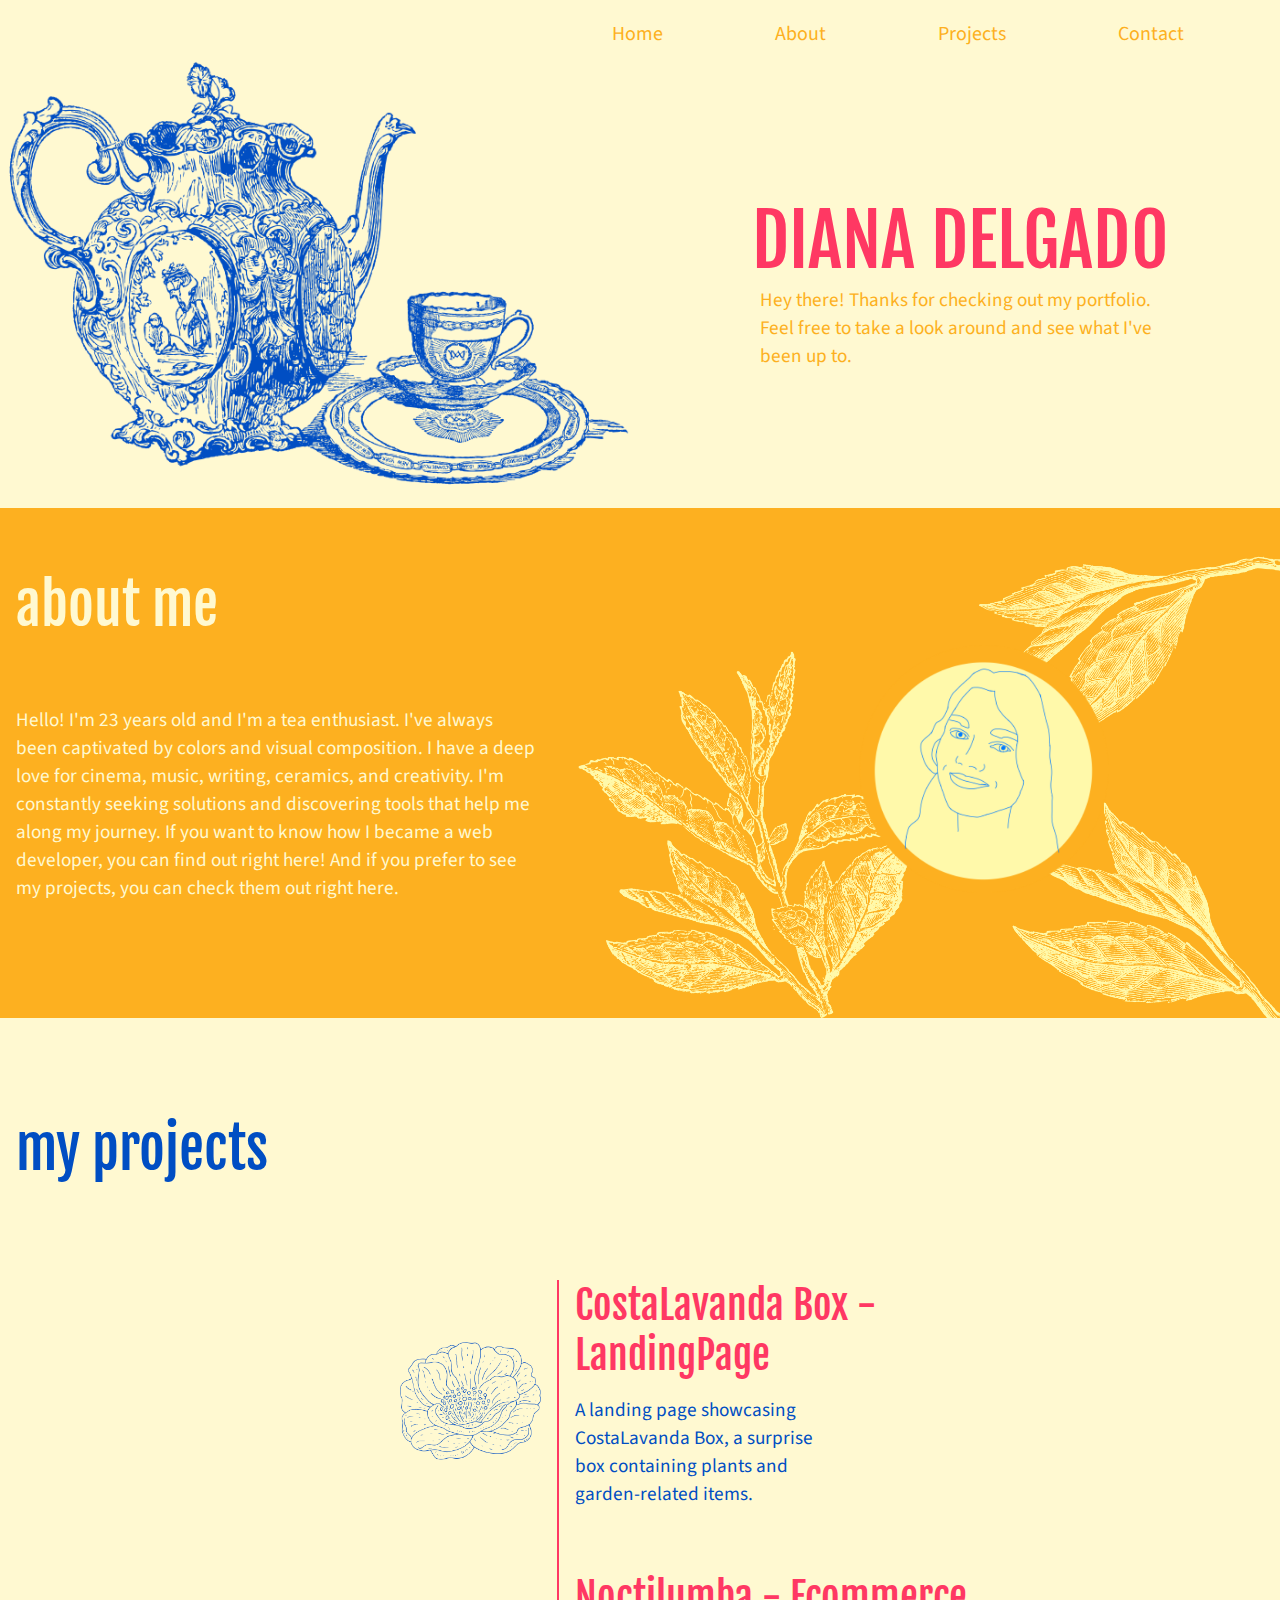
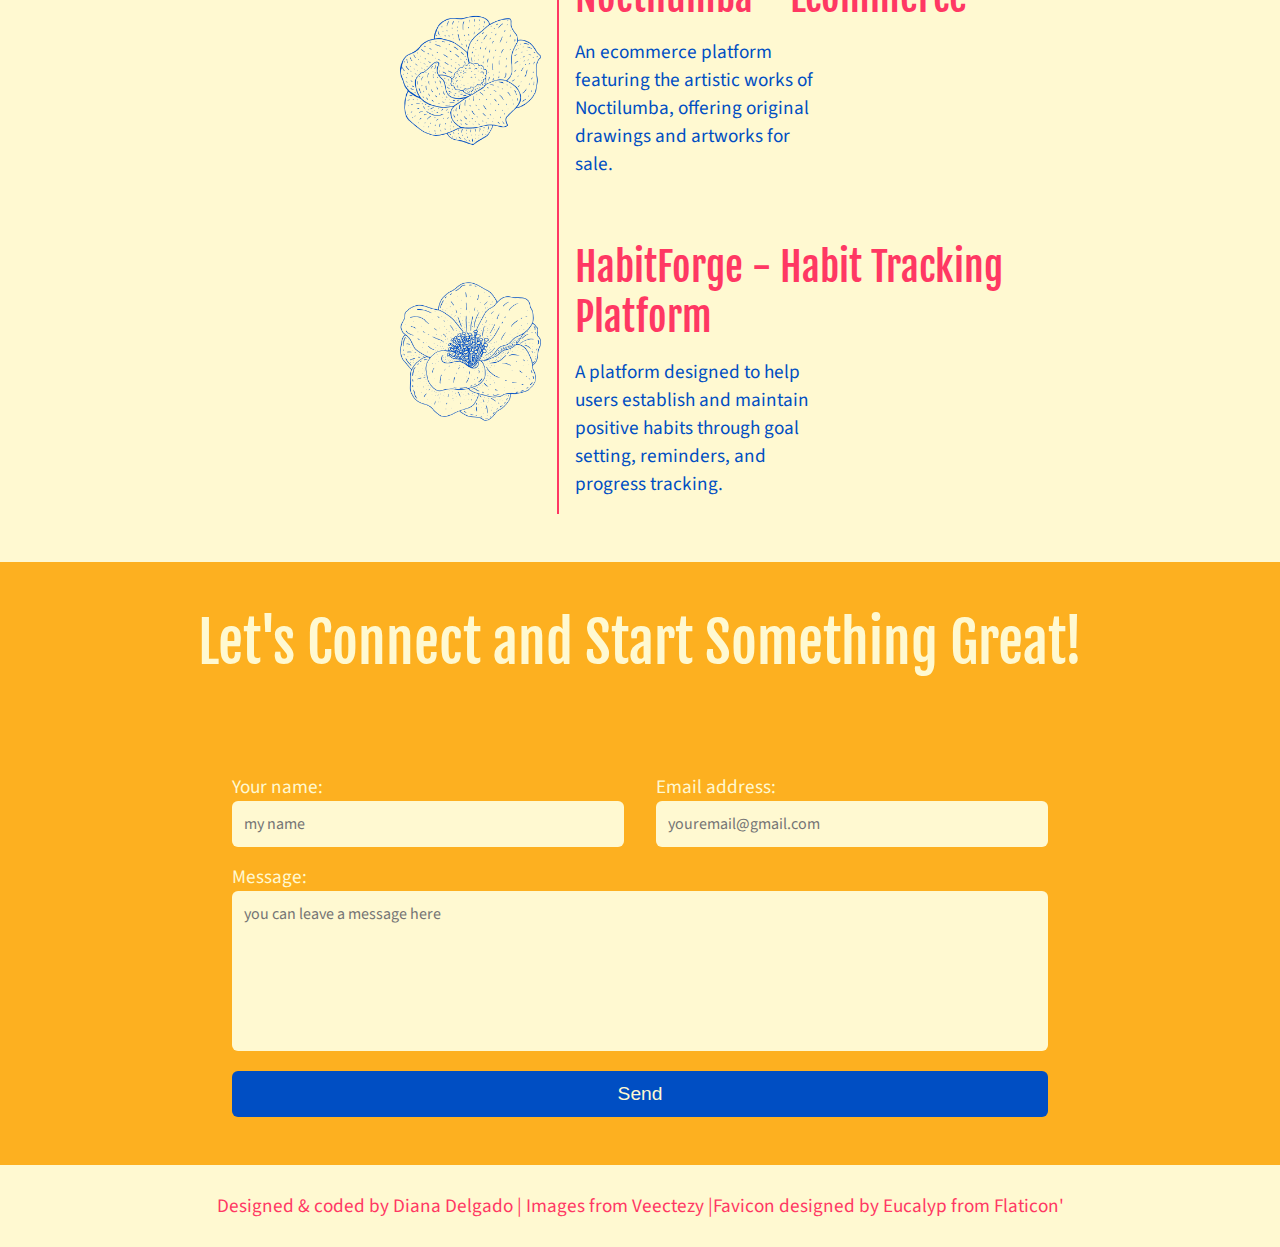
<file: index.html>
<!DOCTYPE html>
<html lang="en">
<head>
    <meta charset="UTF-8">
    <meta name="viewport" content="width=device-width, initial-scale=1.0">
    <link rel="stylesheet" href="styles.css">
    <link rel="icon" href="images/tea-favicon.png" type="image/x-icon">
    <title>Diana Delgado</title>   
    <link rel="stylesheet" href="https://cdn.jsdelivr.net/npm/bootstrap-icons@1.11.3/font/bootstrap-icons.min.css">
    <link rel="preconnect" href="https://fonts.googleapis.com">
    <link rel="preconnect" href="https://fonts.gstatic.com" crossorigin>
    <link href="https://fonts.googleapis.com/css2?family=Yellowtail&display=swap" rel="stylesheet">
    <link href="https://fonts.googleapis.com/css2?family=Fjalla+One&family=Yellowtail&display=swap" rel="stylesheet">
    <link href="https://fonts.googleapis.com/css2?family=Fjalla+One&family=Source+Sans+3:ital,wght@0,200..900;1,200..900&family=Yellowtail&display=swap" rel="stylesheet">
    
</head>
<body>
    <!--Header-->
    <header id="header">
        <button class="open-menu" id="open"><i class="bi bi-list"></i></button>
        <nav class="nav" id="nav">
            <button class="close-menu" id="close"><i class="bi bi-x"></i></button>
            <ul class="nav-list">
                <li><a href="#home-section">Home</a></li>
                <li><a href="#about-section">About</a></li>
                <li><a href="#project-section">Projects</a></li>
                <li><a href="#contact-section">Contact</a></li>
            </ul>
        </nav>
    </header>
    <!--Home-->
    <section id="home-section">
        <!--Image-->
        <div id="container-home-left">
            <img src="images/teapot-and-cup.png" alt="Teapot and cup drawing">
        </div>
        <!--Name and introduction-->
        <div id="container-home-right">
            <a href="#">
                <h1>DIANA DELGADO</h1>
            </a>
            <p>Hey there! Thanks for checking out my portfolio. Feel free to take a look around and see what I've been up to. </p>
            </a>
        </div>
    </section>
    <!--About me-->
    <section id="about-section" >
        <!--description-->
        <div id="container-about-left"> 
            <h2>about me</h2> 
            <!--small icon-->
            <img src="images/icon-responsive.png" id="small-icon-aboutme" alt="Icon about me Diana Delgado">
            <p>Hello! I'm 23 years old and I'm a tea enthusiast. I've always been captivated by colors and visual composition. I have a deep love for cinema, music, writing, ceramics, and creativity. I'm constantly seeking solutions and discovering tools that help me along my journey. If you want to know how I became a web developer, you can find out <a href="about-me.html"> right here!</a>  And if you prefer to see my projects, you can check them out <a href="#projects"> right here.</a> </p>
        </div>               
        <!--Icon-->
        <div id="container-about-right"> 
            <!--Big and medium icon-->
            <a href="about-me.html">
                <img src="images/icon-about-me.png" id="big-icon-aboutme" alt="Icon about me Diana Delgado">
                <img src="images/icon-responsive.png" id="medium-icon-aboutme" alt="Icon about me Diana Delgado">
            </a>
            
        </div>
    </section>
    <!--Projects-->
    <section id="project-section" >
        <div id="container-title"> 
            <h2>my projects</h2>
        </div>
        <div id="container-project">
            <!--Project 1-->
            <div class="project">
                <a href="#">
                    <img src="images/camelliaall.png" alt="flower icon" class="image-project">
                </a>
                <div class="project-details">
                    <a href="#">
                        <h3 class="project-title">CostaLavanda Box - LandingPage</h3>
                    </a>
                    <p class="project-description">A landing page showcasing CostaLavanda Box, a surprise box containing plants and garden-related items.</p>
                </div>
            </div>
            <!--Project 2-->
            <div class="project">
                <a href="#">
                    <img src="images/camelliaall-1.png" alt="flower icon 2" class="image-project">
                </a>
                <div class="project-details">
                    <a href="#">
                        <h3 class="project-title">Noctilumba - Ecommerce</h3>
                    </a>
                    <p class="project-description">An ecommerce platform featuring the artistic works of Noctilumba, offering original drawings and artworks for sale.</p>
                </div>
            </div>
            <!--Project 3-->
            <div class="project">
                <a href="#">
                    <img src="images/camelliaall-2.png" alt="flower icon 3" class="image-project">
                </a>
                <div id="project3" class="project-details">
                    <a href="#">
                        <h3 class="project-title">HabitForge - Habit Tracking Platform</h3>
                    </a>
                    <p class="project-description">A platform designed to help users establish and maintain positive habits through goal setting, reminders, and progress tracking.</p>
                </div>
            </div>
        </div>
    </section>
    <!--Contact-->
    <section id="contact-section" >
        <h2>Let's Connect and Start Something Great!</h2>
        <div id="container-form">
            <form>
                <div id="form-personal-information">
                    <div class="form-group">
                        <label for="name">Your name:</label>
                        <input type="text" id="name" name="name" placeholder="my name" required>
                    </div>
                    <div class="form-group">
                        <label for="email">Email address:</label>
                        <input type="email" id="email" name="email" placeholder="youremail@gmail.com" required>
                    </div>
                </div>
                <div class="form-group">
                    <label for="message">Message:</label>
                    <textarea id="message" name="message" placeholder="you can leave a message here" required></textarea>
                </div>
                <input type="submit" value="Send">
            </form>
        </div>
    </section>   
    <!--Footer-->
    <footer>
        <p>  Designed & coded by Diana Delgado  |  Images from <a href="https://es.vecteezy.com">Veectezy  |   <div> Favicon designed by <a href="https://www.flaticon.es/autores/eucalyp" title="Eucalyp"> Eucalyp </a>from <a href="https://www.flaticon.es/" title="Flaticon">Flaticon'</a></div>
        </a></p>
    </footer>
    <script src="main.js"></script>
</body> 
</html>


<!--This project was created by Diana Delgado for Jovenes a Programar. Last update: September 2024-->
</file>
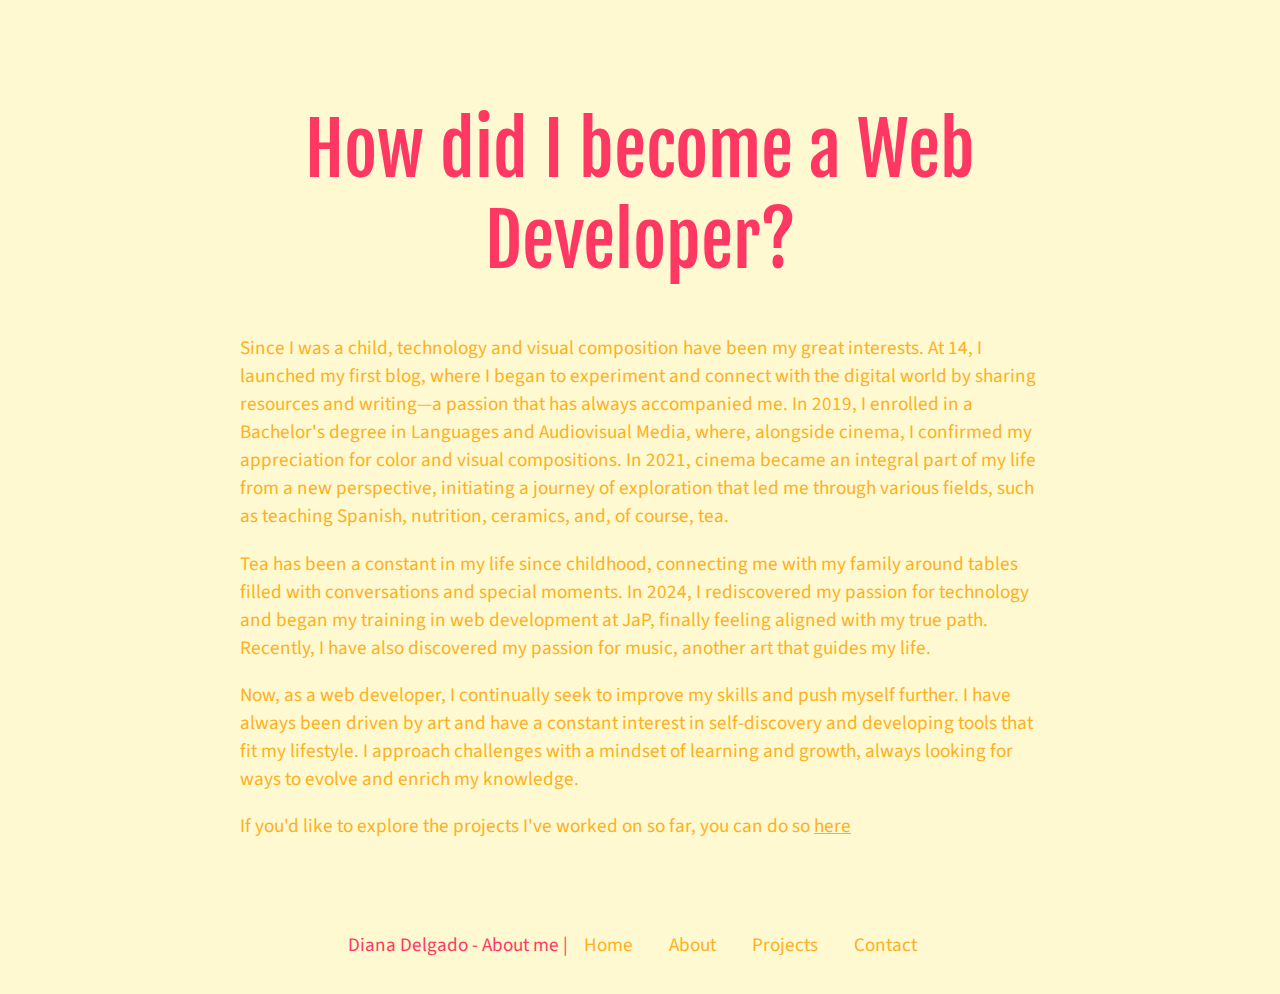
<file: about-me.html>
<!DOCTYPE html>
<html lang="en">
<head>
    <meta charset="UTF-8">
    <meta name="viewport" content="width=device-width, initial-scale=1.0">
    <title>About me</title>
    <link rel="stylesheet" href="styles-aboutme.css">
    <link rel="preconnect" href="https://fonts.googleapis.com">
    <link rel="preconnect" href="https://fonts.gstatic.com" crossorigin>
    <link href="https://fonts.googleapis.com/css2?family=Yellowtail&display=swap" rel="stylesheet">
    <link href="https://fonts.googleapis.com/css2?family=Fjalla+One&family=Yellowtail&display=swap" rel="stylesheet">
    <link href="https://fonts.googleapis.com/css2?family=Fjalla+One&family=Source+Sans+3:ital,wght@0,200..900;1,200..900&family=Yellowtail&display=swap" rel="stylesheet">
</head>
<body>


    <div id="aboutme">
        <div>
        <h1>How did I become a Web Developer?</h1>
    
        <p>Since I was a child, technology and visual composition have been my great interests. At 14, I launched my first blog, where I began to experiment and connect with the digital world by sharing resources and writing—a passion that has always accompanied me. In 2019, I enrolled in a Bachelor's degree in Languages and Audiovisual Media, where, alongside cinema, I confirmed my appreciation for color and visual compositions. In 2021, cinema became an integral part of my life from a new perspective, initiating a journey of exploration that led me through various fields, such as teaching Spanish, nutrition, ceramics, and, of course, tea.</p>
    
        <p>Tea has been a constant in my life since childhood, connecting me with my family around tables filled with conversations and special moments. In 2024, I rediscovered my passion for technology and began my training in web development at JaP, finally feeling aligned with my true path. Recently, I have also discovered my passion for music, another art that guides my life.</p>
        
        <p>Now, as a web developer, I continually seek to improve my skills and push myself further. I have always been driven by art and have a constant interest in self-discovery and developing tools that fit my lifestyle. I approach challenges with a mindset of learning and growth, always looking for ways to evolve and enrich my knowledge.</p>
    
        <p>If you'd like to explore the projects I've worked on so far, you can do so <a href="index.html#projects">here</a></p>
        </div>
    </div>

    <footer>
        <p> Diana Delgado - About me |</p>
        <nav>
            <a href="index.html#home">Home</a> 
            <a href="index.html#about">About</a> 
            <a href="index.html#projects">Projects</a> 
            <a href="index.html#contact">Contact</a>
        </nav>
    </footer>
</body>
</html>
</file>
<file: styles.css>
/*GUIA DE COMENTARIOS:
!!! = Algo por revisar o para mejorar
??? = Explicacion de como funciona o para que es eso
===SECCION=== 
TITULO 
Subtitulo de seccion */
/*Fonts: 
    --Detalles--
    font-family: "Yellowtail", cursive;
    font-weight: 400;
    font-style: normal; 

    --Titulos y subtitulos--
    font-family: "Fjalla One", sans-serif;
    font-weight: 400;
    font-style: normal;

    --Parrafos y generalidades--
    font-family: "Source Sans 3", sans-serif;
    font-optical-sizing: auto;
    font-weight: <weight>;
    font-style: normal;
    */

/*===GENERALITIES===*/
:root {
    --font-size: 16px; 
}
/*??? 
Se usa para definir variables que luego se pueden usar de referencia en el codigo,
en este caso se usa para hacer un diseño responsive asignandole un tamaño de fuente base
en ese tamaño de fuente inicial luego se basan todas las medidas rem: 16px = 1rem*/
html {
    font-size: var(--font-size);
}
body {
    margin: 0;
    padding: 0;
    background: #fdb020;
    font-size: 1rem;
}
h3{
    margin: unset;
}
/*???
unset se usa para tener propiedades no seteadas*/
a{
    text-decoration: none;
    color:#ff3863;
}

/*===HEADER===*/

#header {
    display: flex;
    justify-content: end;
    position:  fixed;
    top: 0;
    width: 100%;
    height: 3.5rem;
    color: #ff3863;
    background: #fff9d1;
    font-family: "Source Sans 3", sans-serif;
    font-optical-sizing: auto;
    font-weight: 400;
    font-size: 1.25rem;
}
#header nav ul {
    list-style-type: none;
    display: flex;
}
#header nav ul li {
    display: inline-block;
    margin-right: 5rem;
}
#header nav ul li a {
    color: #fdb020;
    padding: 0.5rem 1rem;
}
#header nav ul li a:hover {
    color: #ff3863;
}
.open-menu,
.close-menu{
    display: none;
}
/*??? 
Para que no se vea el boton responsive mientras esta en tamaño estandar*/

/*===HOME===*/
#home-section{
    background-color: #fff9d1;
    display: flex;
    margin-top: 3.5rem;
}
/*??? 
Display flex le dice al contenedor que es flexible 
flex: 1 equivale a flex-grow 1 flex-shrink 1 y flex-basis 0
hace que los contenedores hijos se acomoden en el contenedor padre
en partes iguales tanto como les sea posible*/

/*Parte Izquierda*/
#container-home-left{
    flex: 1;
}
#container-home-left img{
    width: 100%;
}
/*Parte Derecha*/
#container-home-right{
    flex: 1;
    display: flex;
    flex-direction: column;
    justify-content: center;
    align-items: center;
}
#container-home-right h1{
    margin: 0;
    font-family: "Fjalla One", sans-serif;
    font-weight: 400;
    font-size: 4.5rem;
    color:#ff3863;
}
#container-home-right p{
    max-width: 25rem;
    margin: 0;
    font-size:  1.2rem;
    font-family: "Source Sans 3", sans-serif;
    font-optical-sizing: auto;
    font-weight: 400;
    color: #fdb020;
}

/*===ABOUT===*/

/*general*/
#about-section{
    background-color: #fdb020;
    display: flex;
    justify-content: center;
}
/*left information*/
#container-about-left{
    padding: 1rem;
    flex: 1;
}
#container-about-left h2{
    font-family: "Fjalla One", sans-serif;
    font-weight: 400;
    color: #fff9d1;
    font-size: 3.5rem;
}
#container-about-left p{
    font-size: 1.2rem;
    font-family: "Source Sans 3", sans-serif;
    font-optical-sizing: auto;
    font-weight: 400;
    color: #fff9d1;
    display: inline-block;
}
#container-about-left p a{
    color: #fff9d1;
    text-decoration: none;
}
#container-about-left p a:hover{
    color:#004EC3;
}
/*right icon*/
#container-about-right{
    flex: 1.40;
}
#container-about-right img{
    width: 100%;
}
/*icons*/
#small-icon-aboutme,
#medium-icon-aboutme{
    display: none;
}
#big-icon-aboutme{
    display: block;
}

/*===PROJECTS===*/

/*general*/
#project-section{
    background-color: #fff9d1;
    display: flex;
    flex-direction: column;
}
/*title*/
#container-title{
    flex: 1;
    margin-block: 5rem;
}
#container-title h2{
    font-family: "Fjalla One", sans-serif;
    font-weight: 400;
    color: #004EC3;
    font-size: 3.5rem;
    margin: 1rem;
}
/*projects*/
#container-project{
    flex: 2;
    display: flex;
    flex-direction: column;
    text-align: start;
    margin-left: 30%;
    margin-right: 15%;
    width: 55%;
    padding-bottom: 3rem;
}
.project{
    display: flex;
}
/*images*/
.project > a {
    padding-inline: 1rem;
    width: 20%;
    margin-block: auto;
}
.project > a > img{
    width: 100%;
}
.image-project{

    margin-bottom: 3rem;
}
/*details*/
.project-details{
    width: 70%;
    padding-bottom: 3rem;
    border-left: #ff3863 solid 2px;
}
.project-title{
    font-family: "Fjalla One", sans-serif;
    font-weight: 400;
    font-style: normal;
    font-size: 2.5rem;
    color:#ff3863;
    padding-left: 1rem;
}
.project-title a:hover{
    color:#004EC3;
}
.project-description{
    width: 50%; 
    margin: 0;
    padding: 1rem;
    font-size: 1.2rem;
    font-family: "Source Sans 3", sans-serif;
    font-optical-sizing: auto;
    font-weight: 400;
    color: #004ec3;
}

#project3{
    padding: 0;
}
/*===CONTACT===*/

#contact-section h2 {
    text-align: center;
    color: #fff9d1; 
    font-family: "Fjalla One", sans-serif;
    font-weight: 400;
    font-size: 3.5rem;
}

#container-form {
    display: flex;
    justify-content: center;
    padding: 1rem;
}

form {
    max-width: 55rem;
    width: 100%; 
    background-color: transparent;
    padding: 2rem; /* Espacio interno alrededor del formulario */
    box-sizing: border-box;
}

#form-personal-information {
    display: flex;
    justify-content: space-between;
    gap: 2rem;
}

.form-group {
    flex: 1;
    margin-bottom: 1rem;
}

.form-group label{
    color: #fff9d1;
    font-family: "Source Sans 3", sans-serif;
    font-optical-sizing: auto;
    font-weight: 400;
    font-size: 1.2rem;
}

.form-group input,
.form-group textarea {
    width: 100%;
    padding: 0.75rem;
    background-color: #fff9d1;
    border-radius: 6px;
    border: 0;
    font-size: 1rem;
    font-family: "Source Sans 3", sans-serif;
    font-optical-sizing: auto;
    font-weight: 400;
    box-sizing: border-box;
}

.form-group textarea {
    height: 10rem;
    resize: none;
}

form input[type="submit"] {
    width: 100%;
    padding: 0.75rem;
    background-color: #004EC3; 
    color: #fff9d1;
    border: none;
    cursor: pointer;
    border-radius: 6px;
    transition: background-color 0.3s;
    font-size: 1.2rem;
}

form input[type="submit"]:hover {
    background-color: #02337e;
}



/*===FOOTER===*/


footer {
    background-color: #fff9d1;
    color: #ff3863;
    padding: 0.5rem;
    display: flex;
    justify-content: center;
    align-items: center;
    font-family: "Source Sans 3", sans-serif;
    font-optical-sizing: auto;
    font-weight: 400;
    font-size: 1.2rem;
}

footer a {
    color: #ff3863;
    text-decoration: none;
    
}

footer a:hover {
    color:#004EC3
}

/*===RESPONSIVE==*/
/*!!!
Revisar tamaños de textos en contexto a distintos tamaños de pantallas*/

/*TABLETS*/
@media screen and (max-width: 768px) {
    /*HEADER*/
    .open-menu,
    .close-menu {
        display: block;
        border: 0;
        font-size: 2rem;
        background-color: transparent;
        cursor: pointer;
    }

    .open-menu{
        color: #ff3863;
    }

    .close-menu{
        color: #fff9d1;
    }
    .nav {
        opacity: 0;
        visibility: hidden;
        display: flex;
        flex-direction: column;
        align-items: end;
        gap: 1rem;
        position: absolute;
        top: 0;
        right: 0;
        background-color: #ce3c5b;
        padding: 1rem;
        bottom: 0;
        box-shadow: 0 0 0 100vmax #921f383f;
    }

    .nav-visible{
        opacity: 1;
        visibility: visible;
        position: fixed;
    }

    .nav-list{
        flex-direction: column;
    }

    #header nav ul li a {
        color: #fff9d1;
    }

    #header nav ul li a:hover {
        color: #004ec3 ;
    }
    /*HOME*/

    #home-section{
        padding-block: 3rem;
    }
    /*ABOUT*/

    #container-about-right{
        display: flex;
        align-items: center;
    }

    #big-icon-aboutme,
    #small-icon-aboutme{
        display: none;
    }
    #medium-icon-aboutme{
        display: block;
    }

/* PROJECTS */

#container-project{
    margin: 0;
    width: unset;
}

.project > a {
    width: 25%;
}

.project-description{
    width: unset;
    
}
}

/*SMARTPHONES*/
@media screen and (max-width: 480px) {

    /* HOME */
    #home-section {
        flex-direction: column;
    }
    #container-home-right {
        order: 1;
    }
    #container-home-left {
        order: 2;
    }
    #container-home-left img {
        width: 100%;
        margin-top: 2rem;
    }
    #container-home-right h1 {
        font-size: 2.5rem;
    }
    #container-home-right p {
        font-size: 1rem;
        text-align: center;
        padding: 1rem;
        margin: 1rem;
    }
    /*!!! 
    Buscar si hay mejor altenrativa a padding y margin para que se vea bien*/

    /* ABOUT*/
    #about-section {
        flex-direction: column;
    }
    #container-about-left {
        padding: 0.5rem;
        margin: 0;
        display: flex;
        flex-direction: column;
    }
    #container-about-left h2{
        text-align: center;
        margin: 1rem;
    }
    #big-icon-aboutme,
    #medium-icon-aboutme{
        display: none;
    }
    #small-icon-aboutme{
        display: block;
    }
    /*???
Se oculta el icono grande que pertenece a medidas de pantalla estandar
se muestra el icono pequeño que pertenece a pantallas mas chicas tablets/smartphones*/
    /*!!!
    Buscar la manera de dejar el icon mas chico*/

    /* PROJECTS */
    #project-section{
        align-items: center;
    }
    #container-project{
        margin: 0;
        width: unset;
    }
    .project{
        flex-direction: column;
        align-items: center;
    }
    .project > a {
        width: 50%;
    }
    .project-details{
        width: unset;
        border-left: none;
        text-align: center;
    }
    .project-description{
        width: unset;
        
    }
    /* Contact section */
    #form-personal-information {
        flex-direction: column;
    }

    .form-group input, 
    .form-group textarea {
        font-size: 0.9rem;
    }

    form input[type="submit"] {
        font-size: 1rem;
    }

    /* Footer */
    footer {
        font-size: 0.9rem;
        text-align: center;
    }
}
</file>
<file: styles-aboutme.css>
body{
    background-color: #fff9d1;
}

#aboutme{
    background-color: #fff9d1;
    display: flex;
    justify-content: center;
    align-items: center;
    text-align: center;
    padding: 2rem;
}

#aboutme div{
    max-width: 50rem; 
    padding: 1rem;
}

h1{
    font-family: "Fjalla One", sans-serif;
    font-weight: 400;
    font-style: normal;
    font-size: 4.5rem;
    color:#ff3863;
    text-align: center;

}
#aboutme p{
    font-family: "Source Sans 3", sans-serif;
    font-optical-sizing: auto;
    font-weight: 400;
    font-style: normal;
    font-size: 1.2rem;
    max-width: 100%;
    color: #fdb020;
    text-align: left;
    margin-bottom: 1rem;
    
}
#aboutme p a{
    color: #fdb020;
}
#aboutme p a:hover{
    color:#ff3863;
}


#aboutme footer{
    font-family: "Source Sans 3", sans-serif;
    font-optical-sizing: auto;
    font-weight: 400;
    font-size: 20px;
    color: #fdb020;
    padding: 0;
    text-align: center;
    margin-top: 2rem;
}

footer nav a {
    margin: 0 1rem;
    text-decoration: none;
    color: #fdb020;
}

footer nav a:hover {
    color: #ff3863;
}

footer {
    background-color: #fff9d1;
    color: #ff3863;
    padding: 0.5rem;
    display: flex;
    justify-content: center;
    align-items: center;
    font-family: "Source Sans 3", sans-serif;
    font-optical-sizing: auto;
    font-weight: 400;
    font-size: 1.2rem;
}

footer a {
    color: #ff3863;
    text-decoration: none;
    
}

footer a:hover {
    color:#004EC3
}
</file>
